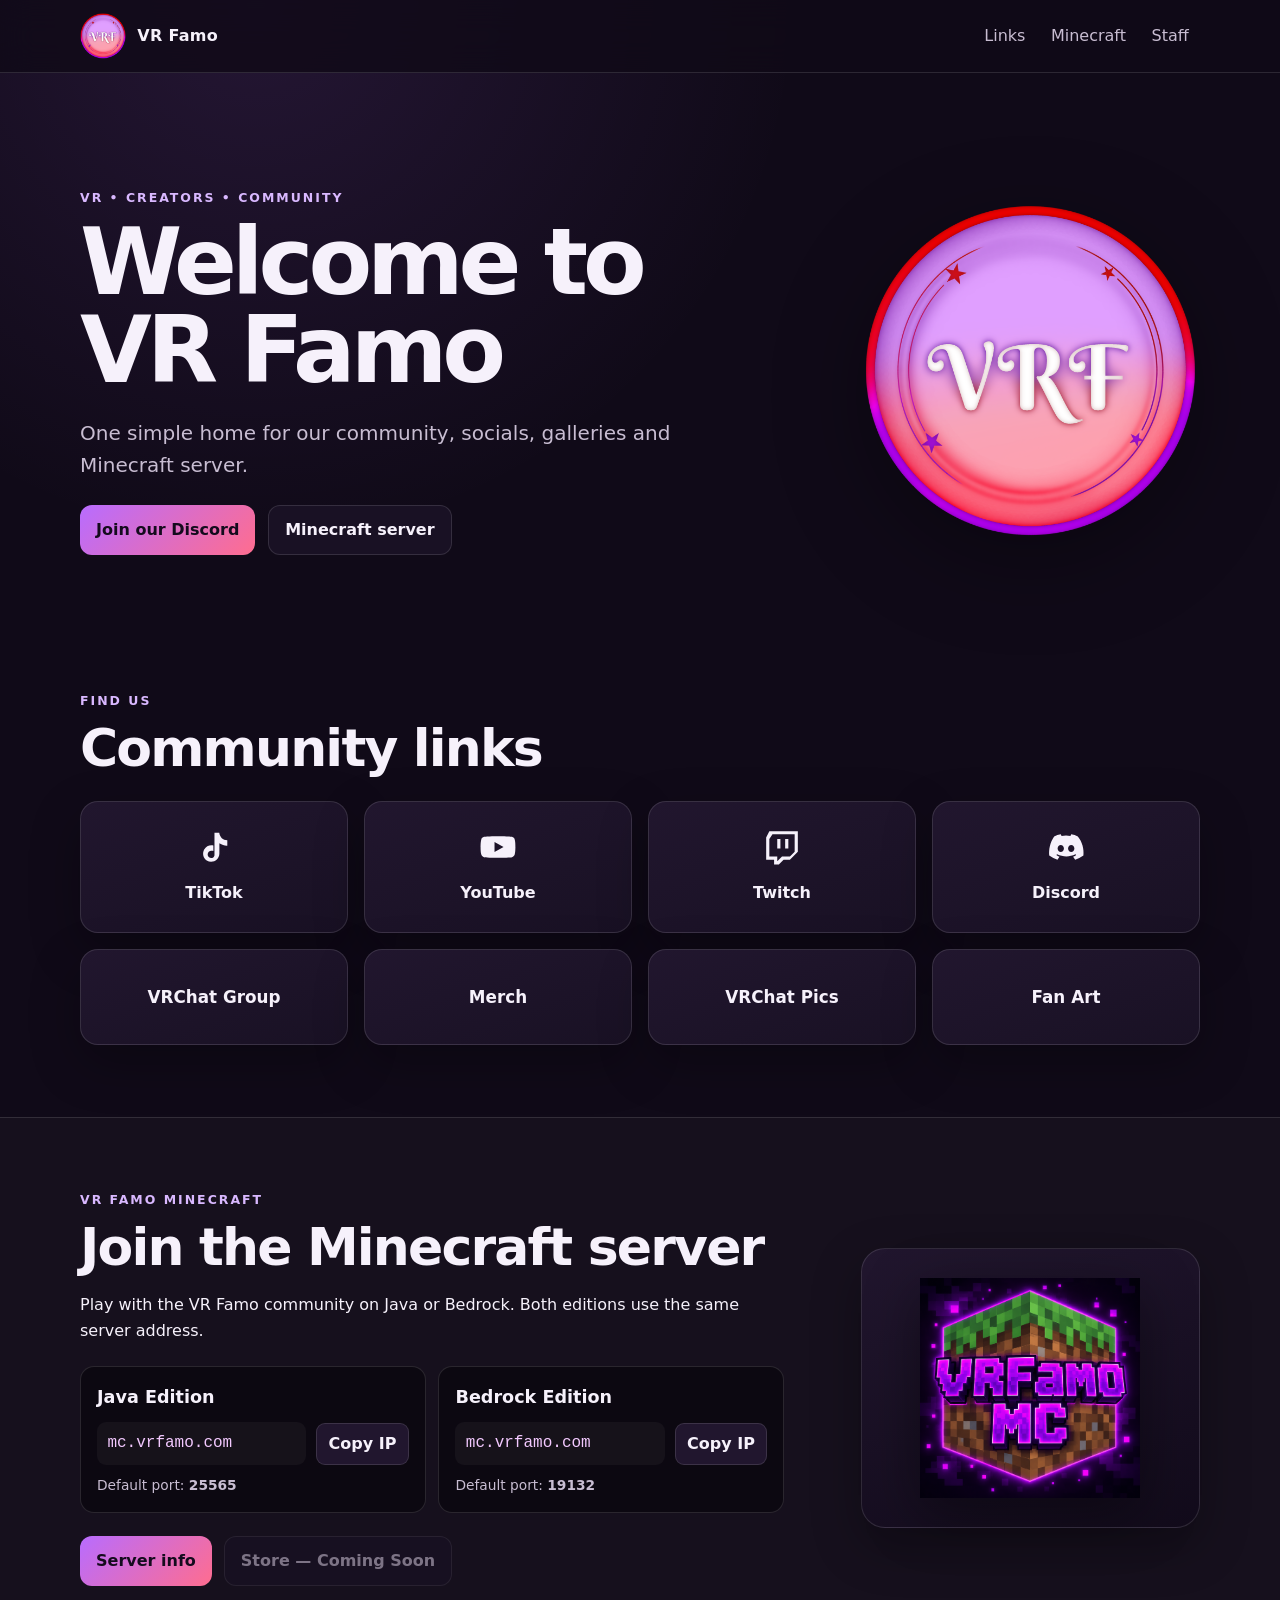
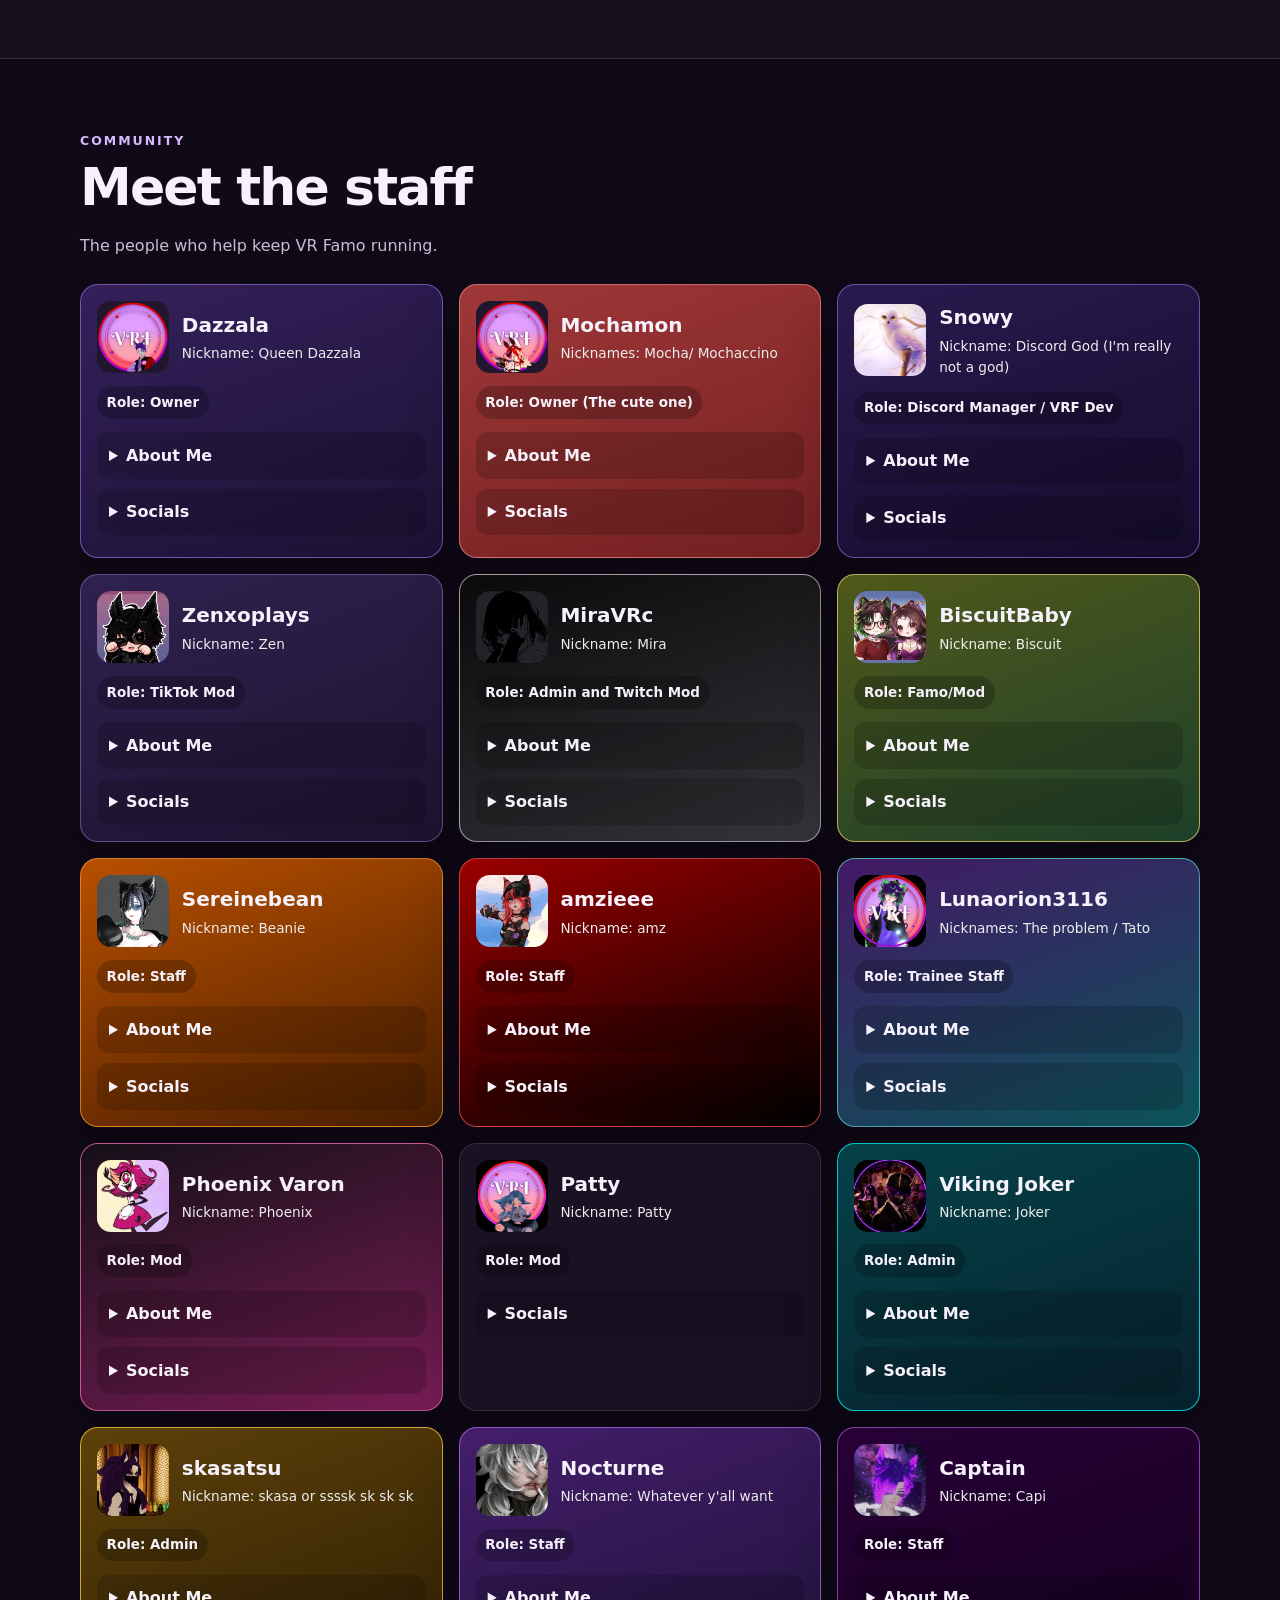
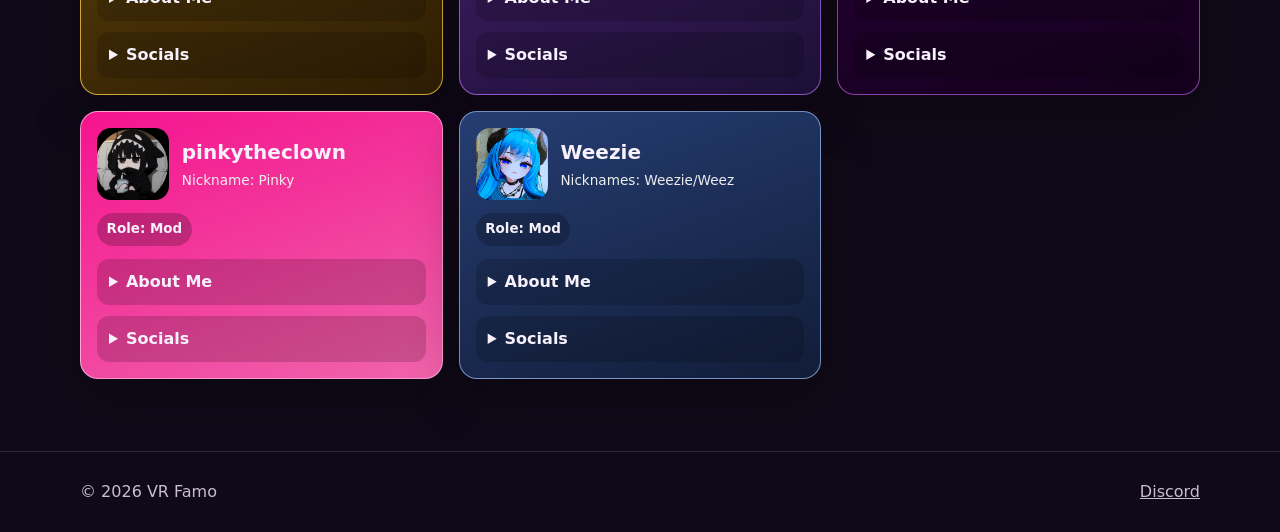
<file: index.html>
<!DOCTYPE html>

<html lang="en">
<head>
<meta charset="utf-8"/>
<meta content="width=device-width, initial-scale=1" name="viewport"/>
<meta content="VR Famo community links, Minecraft server, galleries and staff." name="description"/>
<meta content="#160d24" name="theme-color"/>
<title>VR Famo</title>
<style>

:root {
  color-scheme: dark;
  --bg: #100a18;
  --surface: #191124;
  --surface-2: #21162e;
  --text: #f6f1fb;
  --muted: #c8bdd2;
  --accent: #b86cff;
  --accent-2: #ff6d8f;
  --border: rgba(255,255,255,.12);
  --shadow: 0 18px 50px rgba(0,0,0,.28);
  --radius: 18px;
  --wrap: 1120px;
}
* { box-sizing: border-box; }
html { scroll-behavior: smooth; }
body { margin:0; font-family: Inter, ui-sans-serif, system-ui, -apple-system, BlinkMacSystemFont, "Segoe UI", sans-serif; background: radial-gradient(circle at 20% 0%, rgba(184,108,255,.12), transparent 34rem), var(--bg); color:var(--text); line-height:1.6; }
a { color:inherit; }
img { max-width:100%; height:auto; }
.wrap { width:min(calc(100% - 2rem), var(--wrap)); margin-inline:auto; }
.skip-link { position:absolute; left:-9999px; top:1rem; background:#fff; color:#000; padding:.7rem 1rem; z-index:100; border-radius:.5rem; }
.skip-link:focus { left:1rem; }
.site-header { position:sticky; top:0; z-index:20; backdrop-filter: blur(16px); background:rgba(16,10,24,.82); border-bottom:1px solid var(--border); }
.header-inner { min-height:72px; display:flex; align-items:center; justify-content:space-between; gap:1rem; }
.brand { display:flex; align-items:center; gap:.7rem; text-decoration:none; font-weight:800; letter-spacing:.02em; }
.brand img { width:46px; height:46px; object-fit:contain; border-radius:12px; }
nav { display:flex; flex-wrap:wrap; justify-content:flex-end; gap:.2rem; }
nav a { text-decoration:none; color:var(--muted); padding:.55rem .7rem; border-radius:.65rem; }
nav a:hover, nav a:focus-visible { background:var(--surface-2); color:var(--text); }
.hero { padding:clamp(4rem, 9vw, 8rem) 0 4rem; }
.hero-grid, .minecraft-grid { display:grid; grid-template-columns:minmax(0,1.35fr) minmax(260px,.65fr); gap:clamp(2rem,6vw,5rem); align-items:center; }
.eyebrow { text-transform:uppercase; letter-spacing:.16em; color:#d9b8ff; font-size:.78rem; font-weight:800; margin:0 0 .6rem; }
h1,h2,h3,p { overflow-wrap:anywhere; }
h1 { font-size:clamp(2.6rem,8vw,5.8rem); line-height:.95; letter-spacing:-.055em; margin:.1em 0 .25em; }
h2 { font-size:clamp(2rem,5vw,3.25rem); line-height:1.05; letter-spacing:-.035em; margin:.15em 0 .35em; }
.hero-copy { max-width:52ch; color:var(--muted); font-size:clamp(1.05rem,2.2vw,1.25rem); }
.hero-actions { display:flex; flex-wrap:wrap; gap:.8rem; margin-top:1.5rem; }
.button { display:inline-flex; align-items:center; justify-content:center; min-height:48px; padding:.7rem 1rem; border-radius:12px; text-decoration:none; font-weight:800; border:1px solid var(--border); }
.button.primary { background:linear-gradient(135deg,var(--accent),var(--accent-2)); color:#140b1d; border:0; }
.button.secondary { background:var(--surface); }
.button:hover { transform:translateY(-1px); }
.hero-logo { justify-self:center; width:min(100%,340px); aspect-ratio:1; object-fit:contain; filter:drop-shadow(0 25px 45px rgba(0,0,0,.35)); }
.section { padding:4.5rem 0; }
.alt-section { background:rgba(255,255,255,.025); border-block:1px solid var(--border); }
.section-heading { max-width:680px; margin-bottom:1.6rem; }
.section-heading p:last-child { color:var(--muted); }
.link-grid { display:grid; grid-template-columns:repeat(4,minmax(0,1fr)); gap:1rem; }
.link-card { min-height:138px; display:flex; flex-direction:column; justify-content:flex-end; gap:.35rem; background:linear-gradient(160deg,var(--surface-2),var(--surface)); border:1px solid var(--border); border-radius:var(--radius); padding:1.15rem; text-decoration:none; box-shadow:var(--shadow); }
.link-card strong { font-size:1.15rem; }
.link-card span { color:var(--muted); font-size:.92rem; }
.link-card:hover, .link-card:focus-visible { border-color:rgba(184,108,255,.65); transform:translateY(-2px); }
.server-box { margin:1.4rem 0 .6rem; padding:1rem; background:#0c0811; border:1px solid var(--border); border-radius:14px; }
.server-label { display:block; color:var(--muted); font-size:.8rem; margin-bottom:.2rem; }
.server-box strong { font-family:ui-monospace,SFMono-Regular,Menlo,monospace; }
.edit-note { color:var(--muted); font-size:.88rem; max-width:60ch; }
code { color:#f3c9ff; }
.minecraft-card { min-height:300px; border:1px solid var(--border); border-radius:24px; background:linear-gradient(#456fba 0 48%,#6fa84c 48% 62%,#704927 62%); box-shadow:var(--shadow); display:grid; place-items:center; position:relative; overflow:hidden; }
.minecraft-card p { font-size:2rem; font-weight:900; text-shadow:0 3px 0 rgba(0,0,0,.35); }
.block { position:absolute; width:54px; height:54px; image-rendering:pixelated; border:4px solid rgba(0,0,0,.12); }
.grass { left:10%; bottom:22%; background:#60963d; }
.dirt { left:28%; bottom:12%; background:#805430; }
.stone { right:13%; bottom:25%; background:#7a7a7a; }
.staff-section { width:100%; }
.staff-grid { display:grid; grid-template-columns:repeat(3,minmax(0,1fr)); gap:1rem; }
.staff-card { min-width:0; background:var(--staff-bg, var(--surface)); border:1px solid var(--staff-border,var(--border)); border-radius:var(--radius); padding:1rem; box-shadow:var(--shadow); }
.staff-head { display:grid; grid-template-columns:72px minmax(0,1fr); gap:.8rem; align-items:center; }
.staff-pic { width:72px; height:72px; object-fit:cover; border-radius:14px; background:var(--surface-2); }
.staff-name { margin:0; font-size:1.25rem; }
.staff-nickname { margin:.15rem 0 0; color:#eee; font-size:.85rem; }
.staff-role { display:inline-block; margin:.8rem 0 .2rem; padding:.35rem .6rem; border-radius:999px; background:rgba(0,0,0,.22); font-size:.84rem; font-weight:800; }
details { margin-top:.65rem; background:rgba(0,0,0,.17); border-radius:12px; padding:.65rem .75rem; }
summary { cursor:pointer; font-weight:800; }
.staff-socials { display:flex; flex-wrap:wrap; gap:.45rem; margin-top:.55rem; }
.staff-socials a { text-decoration:none; padding:.35rem .55rem; border:1px solid rgba(255,255,255,.22); border-radius:999px; font-size:.82rem; }
.site-footer { border-top:1px solid var(--border); color:var(--muted); }
.footer-inner { min-height:80px; display:flex; justify-content:space-between; align-items:center; gap:1rem; }
:focus-visible { outline:3px solid #f2b8ff; outline-offset:3px; }
@media (max-width: 900px) { .link-grid { grid-template-columns:repeat(2,minmax(0,1fr)); } .staff-grid { grid-template-columns:repeat(2,minmax(0,1fr)); } }
@media (max-width: 720px) { .header-inner { align-items:flex-start; padding:.7rem 0; flex-direction:column; } nav { width:100%; justify-content:flex-start; overflow-x:auto; padding-bottom:.15rem; } .hero { padding-top:3rem; } .hero-grid,.minecraft-grid { grid-template-columns:1fr; } .hero-logo { width:min(60vw,260px); grid-row:1; } .minecraft-card { min-height:220px; } }
@media (max-width: 560px) { .wrap { width:min(calc(100% - 1.2rem), var(--wrap)); } .section { padding:3.5rem 0; } .link-grid,.staff-grid { grid-template-columns:1fr; } .link-card { min-height:110px; } .hero-actions .button { width:100%; } .staff-head { grid-template-columns:64px minmax(0,1fr); } .staff-pic { width:64px; height:64px; } }
@media (prefers-reduced-motion: reduce) { *,*::before,*::after { scroll-behavior:auto !important; transition:none !important; animation:none !important; } }


/* Review additions: integrated link icons + Minecraft edition cards */
.link-card { justify-content:center; align-items:center; text-align:center; min-height:132px; }
.link-card .brand-icon { width:38px; height:38px; display:block; margin-bottom:.5rem; }
.link-card.logo-card strong { font-size:1rem; }
.link-card.simple-card { min-height:96px; }
.link-card.simple-card strong { font-size:1.05rem; }
.minecraft-logo-wrap { display:grid; place-items:center; min-height:280px; border:1px solid var(--border); border-radius:24px; background:linear-gradient(160deg,var(--surface-2),#120b1b); box-shadow:var(--shadow); padding:1.4rem; }
.minecraft-logo { width:min(100%,420px); max-height:220px; object-fit:contain; filter:drop-shadow(0 16px 28px rgba(0,0,0,.4)); }
.minecraft-logo-fallback { font-size:clamp(2rem,7vw,4rem); font-weight:950; letter-spacing:-.04em; text-transform:uppercase; }
.edition-grid { display:grid; grid-template-columns:repeat(2,minmax(0,1fr)); gap:.8rem; margin:1.4rem 0; }
.edition-card { background:#0c0811; border:1px solid var(--border); border-radius:14px; padding:1rem; min-width:0; }
.edition-card h3 { margin:0 0 .7rem; font-size:1.1rem; }
.server-line { display:grid; grid-template-columns:minmax(0,1fr) auto; gap:.65rem; align-items:center; }
.server-value { min-width:0; font-family:ui-monospace,SFMono-Regular,Menlo,monospace; background:rgba(255,255,255,.04); border-radius:9px; padding:.55rem .65rem; overflow-wrap:anywhere; }
.copy-button { appearance:none; border:1px solid var(--border); background:var(--surface-2); color:var(--text); border-radius:9px; min-height:40px; padding:.45rem .7rem; font:inherit; font-weight:800; cursor:pointer; }
.copy-button:hover { border-color:rgba(184,108,255,.65); }
.port { display:block; color:var(--muted); font-size:.86rem; margin-top:.55rem; }
.minecraft-actions { display:flex; flex-wrap:wrap; gap:.75rem; margin-top:1rem; }
.button.disabled { opacity:.58; cursor:not-allowed; background:var(--surface); color:var(--muted); }
@media (max-width:560px){ .edition-grid{grid-template-columns:1fr;} .server-line{grid-template-columns:1fr;} .copy-button{width:100%;} .minecraft-actions .button{width:100%;} }

  </style>
</head>
<body>
<a class="skip-link" href="#main">Skip to main content</a>
<header class="site-header">
<div class="wrap header-inner">
<a aria-label="VR Famo home" class="brand" href="/">
<img alt="" height="64" src="vrf%20logo.png" width="64"/>
<span>VR Famo</span>
</a>
<nav aria-label="Primary navigation">
<a href="#links">Links</a>
<a href="#minecraft">Minecraft</a>
<a href="#staff">Staff</a>
</nav>
</div>
</header>
<main id="main">
<section class="hero">
<div class="wrap hero-grid">
<div>
<p class="eyebrow">VR • creators • community</p>
<h1>Welcome to VR Famo</h1>
<p class="hero-copy">One simple home for our community, socials, galleries and Minecraft server.</p>
<div class="hero-actions">
<a class="button primary" href="https://vrfamo.com/discord">Join our Discord</a>
<a class="button secondary" href="#minecraft">Minecraft server</a>
</div>
</div>
<img alt="VR Famo logo" class="hero-logo" src="vrf%20logo.png"/>
</div>
</section>
<section class="section" id="links">
<div class="wrap">
<div class="section-heading">
<p class="eyebrow">Find us</p>
<h2>Community links</h2>

</div>
<div class="link-grid">
<a class="link-card logo-card" href="https://www.tiktok.com/@vr.famo" rel="noopener noreferrer" target="_blank"><svg aria-hidden="true" class="brand-icon" viewbox="0 0 24 24"><path d="M15.3 3c.5 2.9 2.2 4.6 5.1 4.8v3.4c-1.7.1-3.2-.4-5-1.5v6.4c0 4.1-4.5 6.6-8 4.4-2.3-1.5-2.9-4.6-1.6-6.9 1.2-2 3.5-3 5.8-2.5v3.5c-.4-.1-.8-.2-1.2-.2-1.3 0-2.4 1-2.4 2.3 0 1.8 2 2.9 3.5 1.9.5-.3.8-.9.8-1.5V3h3z" fill="currentColor"></path></svg><strong>TikTok</strong></a>
<a class="link-card logo-card" href="https://www.youtube.com/@VRFamo" rel="noopener noreferrer" target="_blank"><svg aria-hidden="true" class="brand-icon" viewbox="0 0 24 24"><path d="M23 12s0-3.1-.4-4.6c-.2-.9-.9-1.6-1.8-1.8C19.2 5.2 12 5.2 12 5.2s-7.2 0-8.8.4c-.9.2-1.6.9-1.8 1.8C1 8.9 1 12 1 12s0 3.1.4 4.6c.2.9.9 1.6 1.8 1.8 1.6.4 8.8.4 8.8.4s7.2 0 8.8-.4c.9-.2 1.6-.9 1.8-1.8.4-1.5.4-4.6.4-4.6zM9.8 15.2V8.8L15.5 12l-5.7 3.2z" fill="currentColor"></path></svg><strong>YouTube</strong></a>
<a class="link-card logo-card" href="https://www.twitch.tv/vr_famo" rel="noopener noreferrer" target="_blank"><svg aria-hidden="true" class="brand-icon" viewbox="0 0 24 24"><path d="M4 2h18v13l-5 5h-4l-3 3H7v-3H2V6l2-4zm2 2L4 7v11h5v3l3-3h5l3-3V4H6zm3 3h2v6H9V7zm5 0h2v6h-2V7z" fill="currentColor"></path></svg><strong>Twitch</strong></a>
<a class="link-card logo-card" href="https://vrfamo.com/discord"><svg aria-hidden="true" class="brand-icon" viewbox="0 0 24 24"><path d="M19.5 5.3A17 17 0 0 0 15.3 4l-.5 1a15 15 0 0 0-5.6 0l-.5-1a17 17 0 0 0-4.2 1.3C1.8 9.4 1.1 13.4 1.4 17.4A17 17 0 0 0 6.6 20l1.3-1.8c-.7-.3-1.4-.7-2-1.2l.5-.4c3.8 1.8 7.9 1.8 11.6 0l.5.4c-.6.5-1.3.9-2 1.2l1.3 1.8a17 17 0 0 0 5.2-2.6c.4-4.6-.7-8.5-3.5-12.1zM8.7 15.1c-1.1 0-2-1-2-2.2 0-1.2.9-2.2 2-2.2s2 1 2 2.2c0 1.2-.9 2.2-2 2.2zm6.6 0c-1.1 0-2-1-2-2.2 0-1.2.9-2.2 2-2.2s2 1 2 2.2c0 1.2-.9 2.2-2 2.2z" fill="currentColor"></path></svg><strong>Discord</strong></a>
<a class="link-card simple-card" href="https://vrc.group/VRFAMO.0864" rel="noopener noreferrer" target="_blank"><strong>VRChat Group</strong></a>
<a class="link-card simple-card" href="https://vr-famo-aip-shop.fourthwall.com/en-gbp?utm_source=linktree&amp;utm_medium=referral&amp;utm_campaign=linktree_shop_other_products" rel="noopener noreferrer" target="_blank"><strong>Merch</strong></a>
<a class="link-card simple-card" href="VRChat-Pics/"><strong>VRChat Pics</strong></a>
<a class="link-card simple-card" href="FanArt/"><strong>Fan Art</strong></a>
</div>
</div>
</section>
<section class="section alt-section" id="minecraft">
<div class="wrap minecraft-grid">
<div>
<p class="eyebrow">VR Famo Minecraft</p>
<h2>Join the Minecraft server</h2>
<p>Play with the VR Famo community on Java or Bedrock. Both editions use the same server address.</p>
<div class="edition-grid">
<article class="edition-card">
<h3>Java Edition</h3>
<div class="server-line"><code class="server-value">mc.vrfamo.com</code><button class="copy-button" data-copy="mc.vrfamo.com" type="button">Copy IP</button></div>
<span class="port">Default port: <strong>25565</strong></span>
</article>
<article class="edition-card">
<h3>Bedrock Edition</h3>
<div class="server-line"><code class="server-value">mc.vrfamo.com</code><button class="copy-button" data-copy="mc.vrfamo.com" type="button">Copy IP</button></div>
<span class="port">Default port: <strong>19132</strong></span>
</article>
</div>
<div class="minecraft-actions">
<a class="button primary" href="https://discord.com/channels/1374035225537019984/1539065831810404443" rel="noopener noreferrer" target="_blank">Server info</a>
<span aria-disabled="true" class="button disabled">Store — Coming Soon</span>
</div>
</div>
<div class="minecraft-logo-wrap">
<img alt="Minecraft logo" class="minecraft-logo" onerror="this.hidden=true; this.nextElementSibling.hidden=false;" src="minecraft-logo.png"/>
<span class="minecraft-logo-fallback" hidden="">Minecraft</span>
</div>
</div>
</section>
<section class="section" id="staff">
<div class="wrap">
<section aria-label="Meet the Staff" class="staff-section">
<div class="section-heading"><p class="eyebrow">Community</p><h2>Meet the staff</h2><p>The people who help keep VR Famo running.</p></div>
<div class="staff-grid">
<article class="staff-card" style="--staff-bg: linear-gradient(160deg, rgba(54, 34, 94, 0.95), rgba(30, 19, 55, 0.95)); --staff-border: rgba(182, 133, 255, 0.55);">
<div class="staff-head">
<img alt="Profile picture of Dazzala" class="staff-pic" src="profile%20pics/Dazzala.png"/>
<div>
<h3 class="staff-name">Dazzala</h3>
<p class="staff-nickname">Nickname: Queen Dazzala</p>
</div>
</div>
<div class="staff-role">Role: Owner</div>
<details>
<summary>About Me</summary>
<p>I have pink hair and a purple dress :D</p>
</details>
<details>
<summary>Socials</summary>
<div class="staff-socials"><a href="https://www.twitch.tv/vr_famo" rel="noopener noreferrer" target="_blank">Twitch</a><a href="https://www.youtube.com/@VRFamo" rel="noopener noreferrer" target="_blank">YouTube</a><a href="https://www.tiktok.com/@vr.famo" rel="noopener noreferrer" target="_blank">TikTok</a></div>
</details>
</article>
<article class="staff-card" style="--staff-bg: linear-gradient(160deg, rgba(168, 58, 58, 0.95), rgba(122, 34, 34, 0.95)); --staff-border: rgba(255, 170, 170, 0.55);">
<div class="staff-head">
<img alt="Profile picture of Mochamon" class="staff-pic" src="profile%20pics/Mochamon.png"/>
<div>
<h3 class="staff-name">Mochamon</h3>
<p class="staff-nickname">Nicknames: Mocha/ Mochaccino</p>
</div>
</div>
<div class="staff-role">Role: Owner (The cute one)</div>
<details>
<summary>About Me</summary>
<p>Professional Brain fuzz and gremlin...Oh and i film/edit absolute cinema i guess 😊</p>
</details>
<details>
<summary>Socials</summary>
<div class="staff-socials"><a href="https://www.twitch.tv/" rel="noopener noreferrer" target="_blank">Twitch</a><a href="https://www.youtube.com/" rel="noopener noreferrer" target="_blank">YouTube</a><a href="https://discord.com/" rel="noopener noreferrer" target="_blank">Discord</a></div>
</details>
</article>
<article class="staff-card" style="--staff-bg: linear-gradient(160deg, rgba(44, 27, 82, 0.95), rgba(22, 13, 46, 0.95)); --staff-border: rgba(170, 130, 240, 0.55);">
<div class="staff-head">
<img alt="Profile picture of Snowy" class="staff-pic" src="profile%20pics/Snowy.png"/>
<div>
<h3 class="staff-name">Snowy</h3>
<p class="staff-nickname">Nickname: Discord God (I&#x27;m really not a god)</p>
</div>
</div>
<div class="staff-role">Role: Discord Manager / VRF Dev</div>
<details>
<summary>About Me</summary>
<p>Well? idk, I kinda just made the Discord &amp; manage it.<br/>I host and maintain/manage the MC Server + this website.<br/>I'm basically group tech support.<br/>Also I guess I created the Discord Bots.</p>
</details>
<details>
<summary>Socials</summary>
<div class="staff-socials"><a href="https://www.twitch.tv/snowy708" rel="noopener noreferrer" target="_blank">Twitch</a><a href="https://snowy708.com" rel="noopener noreferrer" target="_blank">Website</a></div>
</details>
</article>
<article class="staff-card" style="--staff-bg: linear-gradient(160deg, rgba(49, 35, 83, 0.95), rgba(30, 21, 50, 0.95)); --staff-border: rgba(150, 120, 200, 0.55);">
<div class="staff-head">
<img alt="Profile picture of Zenxoplays" class="staff-pic" src="profile%20pics/Zenxoplays.png"/>
<div>
<h3 class="staff-name">Zenxoplays</h3>
<p class="staff-nickname">Nickname: Zen</p>
</div>
</div>
<div class="staff-role">Role: TikTok Mod</div>
<details>
<summary>About Me</summary>
<p>I'm a small time streamer Co-stream with my mate we run Static☆dreams,<br/> I like to help out as much as I can :3</p>
</details>
<details>
<summary>Socials</summary>
<div class="staff-socials"><a href="https://www.tiktok.com/@zenxoplays" rel="noopener noreferrer" target="_blank">TikTok</a><a href="https://discord.gg/7FjEFU5PyJ" rel="noopener noreferrer" target="_blank">Discord</a></div>
</details>
</article>
<article class="staff-card" style="--staff-bg: linear-gradient(160deg, rgba(10, 10, 12, 0.98), rgba(55, 55, 60, 0.96)); --staff-border: rgba(245, 245, 245, 0.58);">
<div class="staff-head">
<img alt="Profile picture of MiraVRc" class="staff-pic" src="profile%20pics/MiraVRc.png"/>
<div>
<h3 class="staff-name">MiraVRc</h3>
<p class="staff-nickname">Nickname: Mira</p>
</div>
</div>
<div class="staff-role">Role: Admin and Twitch Mod</div>
<details>
<summary>About Me</summary>
<p>I am a hellhound NOT A FOX and I make content on all social media’s. I also do art and edits.</p>
</details>
<details>
<summary>Socials</summary>
<div class="staff-socials"><a href="https://www.tiktok.com/@miravrc" rel="noopener noreferrer" target="_blank">TikTok</a><a href="https://www.twitch.tv/miravrc" rel="noopener noreferrer" target="_blank">Twitch</a><a href="https://x.com/_Mira_VRc" rel="noopener noreferrer" target="_blank">X</a></div>
</details>
</article>
<article class="staff-card" style="--staff-bg: linear-gradient(160deg, rgba(83, 92, 28, 0.96), rgba(31, 67, 42, 0.96)); --staff-border: rgba(245, 225, 120, 0.68);">
<div class="staff-head">
<img alt="Profile picture of BiscuitBaby" class="staff-pic" src="profile%20pics/BiscuitBaby.png"/>
<div>
<h3 class="staff-name">BiscuitBaby</h3>
<p class="staff-nickname">Nickname: Biscuit</p>
</div>
</div>
<div class="staff-role">Role: Famo/Mod</div>
<details>
<summary>About Me</summary>
<p>My fav colour is pastel yellow, I'm a tomboy and I love music.</p>
</details>
<details>
<summary>Socials</summary>
<div class="staff-socials"><a href="https://www.tiktok.com/@biscuitbaby2.0?_r=1&amp;_t=ZN-99dldGW2q8c" rel="noopener noreferrer" target="_blank">TikTok</a></div>
</details>
</article>
<article class="staff-card" style="--staff-bg: linear-gradient(160deg, #b84f00, #4a1f00); --staff-border: rgba(255, 153, 51, 0.72);">
<div class="staff-head">
<img alt="Profile picture of Sereinebean" class="staff-pic" src="profile%20pics/Sereinebean.png"/>
<div>
<h3 class="staff-name">Sereinebean</h3>
<p class="staff-nickname">Nickname: Beanie</p>
</div>
</div>
<div class="staff-role">Role: Staff</div>
<details>
<summary>About Me</summary>
<p>Music, anime, friends, fun times.</p>
</details>
<details>
<summary>Socials</summary>
<div class="staff-socials"><a href="https://www.tiktok.com/@sereinebean?_r=1&amp;_t=ZT-99eDWMDdsWU" rel="noopener noreferrer" target="_blank">TikTok</a><a href="https://youtube.com/@sereinebean?si=j2ztigpg-b2rowul" rel="noopener noreferrer" target="_blank">YouTube</a><a href="https://www.instagram.com/sereinebean?stkn=OGhxbGYwd2JoMzVo" rel="noopener noreferrer" target="_blank">Instagram</a></div>
</details>
</article>
<article class="staff-card" style="--staff-bg: linear-gradient(160deg, #9a0000, #000000); --staff-border: rgba(255, 90, 90, 0.68);">
<div class="staff-head">
<img alt="Profile picture of amzieee" class="staff-pic" src="profile%20pics/amzieee.png"/>
<div>
<h3 class="staff-name">amzieee</h3>
<p class="staff-nickname">Nickname: amz</p>
</div>
</div>
<div class="staff-role">Role: Staff</div>
<details>
<summary>About Me</summary>
<p>Cinnamoroll and Bring Me The Horizon addict.</p>
</details>
<details>
<summary>Socials</summary>
<div class="staff-socials"><a href="https://www.tiktok.com/@amzieeevr" rel="noopener noreferrer" target="_blank">TikTok</a><a href="https://www.twitch.tv/amzieeevr" rel="noopener noreferrer" target="_blank">Twitch</a><a href="https://www.youtube.com/@amzieeevr" rel="noopener noreferrer" target="_blank">YouTube</a></div>
</details>
</article>
<article class="staff-card" style="--staff-bg: linear-gradient(160deg, rgba(69, 26, 105, 0.96), rgba(12, 87, 92, 0.96)); --staff-border: rgba(94, 230, 221, 0.65);">
<div class="staff-head">
<img alt="Profile picture of Lunaorion3116" class="staff-pic" src="profile%20pics/Lunaorion3116.png"/>
<div>
<h3 class="staff-name">Lunaorion3116</h3>
<p class="staff-nickname">Nicknames: The problem / Tato</p>
</div>
</div>
<div class="staff-role">Role: Trainee Staff</div>
<details>
<summary>About Me</summary>
<p>With the power of turtles I spread kindness and spooky glitter wherever I can. I'll always remind people to always stay uniquely you.</p>
</details>
<details>
<summary>Socials</summary>
<div class="staff-socials"><a href="https://www.tiktok.com/@lunaorion3116.vrc?_r=1&amp;_t=ZT-99e72csblBm" rel="noopener noreferrer" target="_blank">TikTok</a></div>
</details>
</article>
<article class="staff-card" style="--staff-bg: linear-gradient(160deg, rgba(21, 16, 24, 0.98), rgba(126, 30, 89, 0.96)); --staff-border: rgba(255, 112, 190, 0.68);">
<div class="staff-head">
<img alt="Profile picture of Phoenix Varon" class="staff-pic" src="profile%20pics/Phoenix%20Varon.png"/>
<div>
<h3 class="staff-name">Phoenix Varon</h3>
<p class="staff-nickname">Nickname: Phoenix</p>
</div>
</div>
<div class="staff-role">Role: Mod</div>
<details>
<summary>About Me</summary>
<p>Married to Patty Varon, navy wife.</p>
</details>
<details>
<summary>Socials</summary>
<div class="staff-socials"><a href="https://www.tiktok.com/@phoenix_varon?_r=1&amp;_t=ZT-99dzHN17az0" rel="noopener noreferrer" target="_blank">TikTok</a><a href="https://vrchat.com/home/user/usr_99886d3c-71e9-41c9-b499-703a8160d7e5" rel="noopener noreferrer" target="_blank">VRChat</a></div>
</details>
</article>
<article class="staff-card">
<div class="staff-head">
<img alt="Profile picture of Patty" class="staff-pic" src="profile%20pics/Patty.png"/>
<div>
<h3 class="staff-name">Patty</h3>
<p class="staff-nickname">Nickname: Patty</p>
</div>
</div>
<div class="staff-role">Role: Mod</div>

<details>
<summary>Socials</summary>
<div class="staff-socials"><a href="https://youtube.com/@patty_varon?si=vw0oeOZf5rPvOhFh" rel="noopener noreferrer" target="_blank">YouTube</a><a href="https://www.twitch.tv/pattyrick125" rel="noopener noreferrer" target="_blank">Twitch</a></div>
</details>
</article>
<article class="staff-card" style="--staff-bg: linear-gradient(160deg, rgba(6, 67, 74, 0.97), rgba(7, 35, 48, 0.97)); --staff-border: rgba(0, 255, 255, 0.72);">
<div class="staff-head">
<img alt="Profile picture of Viking Joker" class="staff-pic" src="profile%20pics/Viking%20Joker.png"/>
<div>
<h3 class="staff-name">Viking Joker</h3>
<p class="staff-nickname">Nickname: Joker</p>
</div>
</div>
<div class="staff-role">Role: Admin</div>
<details>
<summary>About Me</summary>
<p>I am married, I enjoy music, I help keep the community safe and I love Lasagna.</p>
</details>
<details>
<summary>Socials</summary>
<div class="staff-socials"><a href="https://www.tiktok.com/@vikingjoker.ragnar" rel="noopener noreferrer" target="_blank">TikTok</a></div>
</details>
</article>
<article class="staff-card" style="--staff-bg: linear-gradient(160deg, rgba(96, 67, 10, 0.97), rgba(48, 31, 4, 0.97)); --staff-border: rgba(255, 208, 64, 0.76);">
<div class="staff-head">
<img alt="Profile picture of skasatsu" class="staff-pic" src="profile%20pics/skasatsu.png"/>
<div>
<h3 class="staff-name">skasatsu</h3>
<p class="staff-nickname">Nickname: skasa or ssssk sk sk sk</p>
</div>
</div>
<div class="staff-role">Role: Admin</div>
<details>
<summary>About Me</summary>
<p>I’m skasa, your local glitchwork jester who loves animals. I’m married, and I’m here to keep the community safe as well as spread positivity and remind everyone: You’re amazing and I hope you have a wonderful day.</p>
</details>
<details>
<summary>Socials</summary>
<div class="staff-socials"><a href="https://www.tiktok.com/@skasatsu?_r=1&amp;_t=ZN-99eHaE19Ufe" rel="noopener noreferrer" target="_blank">TikTok</a></div>
</details>
</article>
<article class="staff-card" style="--staff-bg: linear-gradient(160deg, rgba(71, 31, 112, 0.96), rgba(31, 18, 58, 0.97)); --staff-border: rgba(187, 118, 255, 0.68);">
<div class="staff-head">
<img alt="Profile picture of Nocturne" class="staff-pic" src="profile%20pics/Nocturne.png"/>
<div>
<h3 class="staff-name">Nocturne</h3>
<p class="staff-nickname">Nickname: Whatever y&#x27;all want</p>
</div>
</div>
<div class="staff-role">Role: Staff</div>
<details>
<summary>About Me</summary>
<p>Technology, coding/programming, gaming, music, learning about new software/hardware, and meeting new people.</p>
</details>
<details>
<summary>Socials</summary>
<div class="staff-socials"><a href="https://www.tiktok.com/@nocturne.vrc" rel="noopener noreferrer" target="_blank">TikTok</a></div>
</details>
</article>
<article class="staff-card" style="--staff-bg: linear-gradient(160deg, #280137, #14001d); --staff-border: rgba(211, 107, 255, 0.58);">
<div class="staff-head">
<img alt="Profile picture of Captain" class="staff-pic" src="profile%20pics/Captain.png"/>
<div>
<h3 class="staff-name">Captain</h3>
<p class="staff-nickname">Nickname: Capi</p>
</div>
</div>
<div class="staff-role">Role: Staff</div>
<details>
<summary>About Me</summary>
<p>I just work here.</p>
</details>
<details>
<summary>Socials</summary>
<div class="staff-socials"><a href="https://www.tiktok.com/@true_captain?is_from_webapp=1&amp;sender_device=pc" rel="noopener noreferrer" target="_blank">TikTok</a></div>
</details>
</article>
<article class="staff-card" style="--staff-bg: linear-gradient(160deg, rgba(255, 20, 147, 0.96), rgba(255, 105, 180, 0.94)); --staff-border: rgba(255, 200, 235, 0.7);">
<div class="staff-head">
<img alt="Profile picture of pinkytheclown" class="staff-pic" src="profile%20pics/pinkytheclown.png"/>
<div>
<h3 class="staff-name">pinkytheclown</h3>
<p class="staff-nickname">Nickname: Pinky</p>
</div>
</div>
<div class="staff-role">Role: Mod</div>
<details>
<summary>About Me</summary>
<p>your local canadian clown creator</p>
</details>
<details>
<summary>Socials</summary>
<div class="staff-socials"><a href="https://www.tiktok.com/@thatvrgirl22?_r=1&amp;_t=ZS-97gAU3hDMPw" rel="noopener noreferrer" target="_blank">TikTok</a></div>
</details>
</article>
<article class="staff-card" style="--staff-bg: linear-gradient(160deg, rgba(40, 65, 120, 0.95), rgba(18, 30, 58, 0.95)); --staff-border: rgba(170, 205, 255, 0.62);">
<div class="staff-head">
<img alt="Profile picture of Weezie" class="staff-pic" src="profile%20pics/Weezie.png"/>
<div>
<h3 class="staff-name">Weezie</h3>
<p class="staff-nickname">Nicknames: Weezie/Weez</p>
</div>
</div>
<div class="staff-role">Role: Mod</div>
<details>
<summary>About Me</summary>
<p>Hi I'm Weezie I'm Scottish, full of chaos and is always down for good vibes and laughs! (Positive vibes only!) ~ I also do content creation!</p>
</details>
<details>
<summary>Socials</summary>
<div class="staff-socials"><a href="https://weezie0217s.carrd.co/" rel="noopener noreferrer" target="_blank">Carrd</a></div>
</details>
</article>

<!--
STAFF CARD TEMPLATE — duplicate this block and replace the placeholders.
The profile picture filename should match the Name, e.g. "Example Name.png".

<article class="staff-card">
  <div class="staff-head">
    <img class="staff-pic" src="profile%20pics/Example%20Name.png" alt="Profile picture of Example Name">
    <div>
      <h3 class="staff-name">Example Name</h3>
      <p class="staff-nickname">Nickname: Example</p>
    </div>
  </div>
  <div class="staff-role">Role: Staff</div>
  <details>
    <summary>About Me</summary>
    <p>Short introduction goes here.</p>
  </details>
  <details>
    <summary>Socials</summary>
    <div class="staff-socials">
      <a href="https://example.com" target="_blank" rel="noopener noreferrer">Social</a>
    </div>
  </details>
</article>
END STAFF CARD TEMPLATE
-->
</div>
</section>
</div>
</section>
</main>
<footer class="site-footer">
<div class="wrap footer-inner">
<p>© <span id="year"></span> VR Famo</p>
<a href="https://vrfamo.com/discord">Discord</a>
</div>
</footer>
<script>
    document.getElementById('year').textContent = new Date().getFullYear();
    document.querySelectorAll('[data-copy]').forEach((button) => {
      button.addEventListener('click', async () => {
        const value = button.dataset.copy;
        try {
          await navigator.clipboard.writeText(value);
          const old = button.textContent;
          button.textContent = 'Copied!';
          setTimeout(() => button.textContent = old, 1400);
        } catch {
          window.prompt('Copy the server address:', value);
        }
      });
    });
</script>
</body>
</html>
</file>
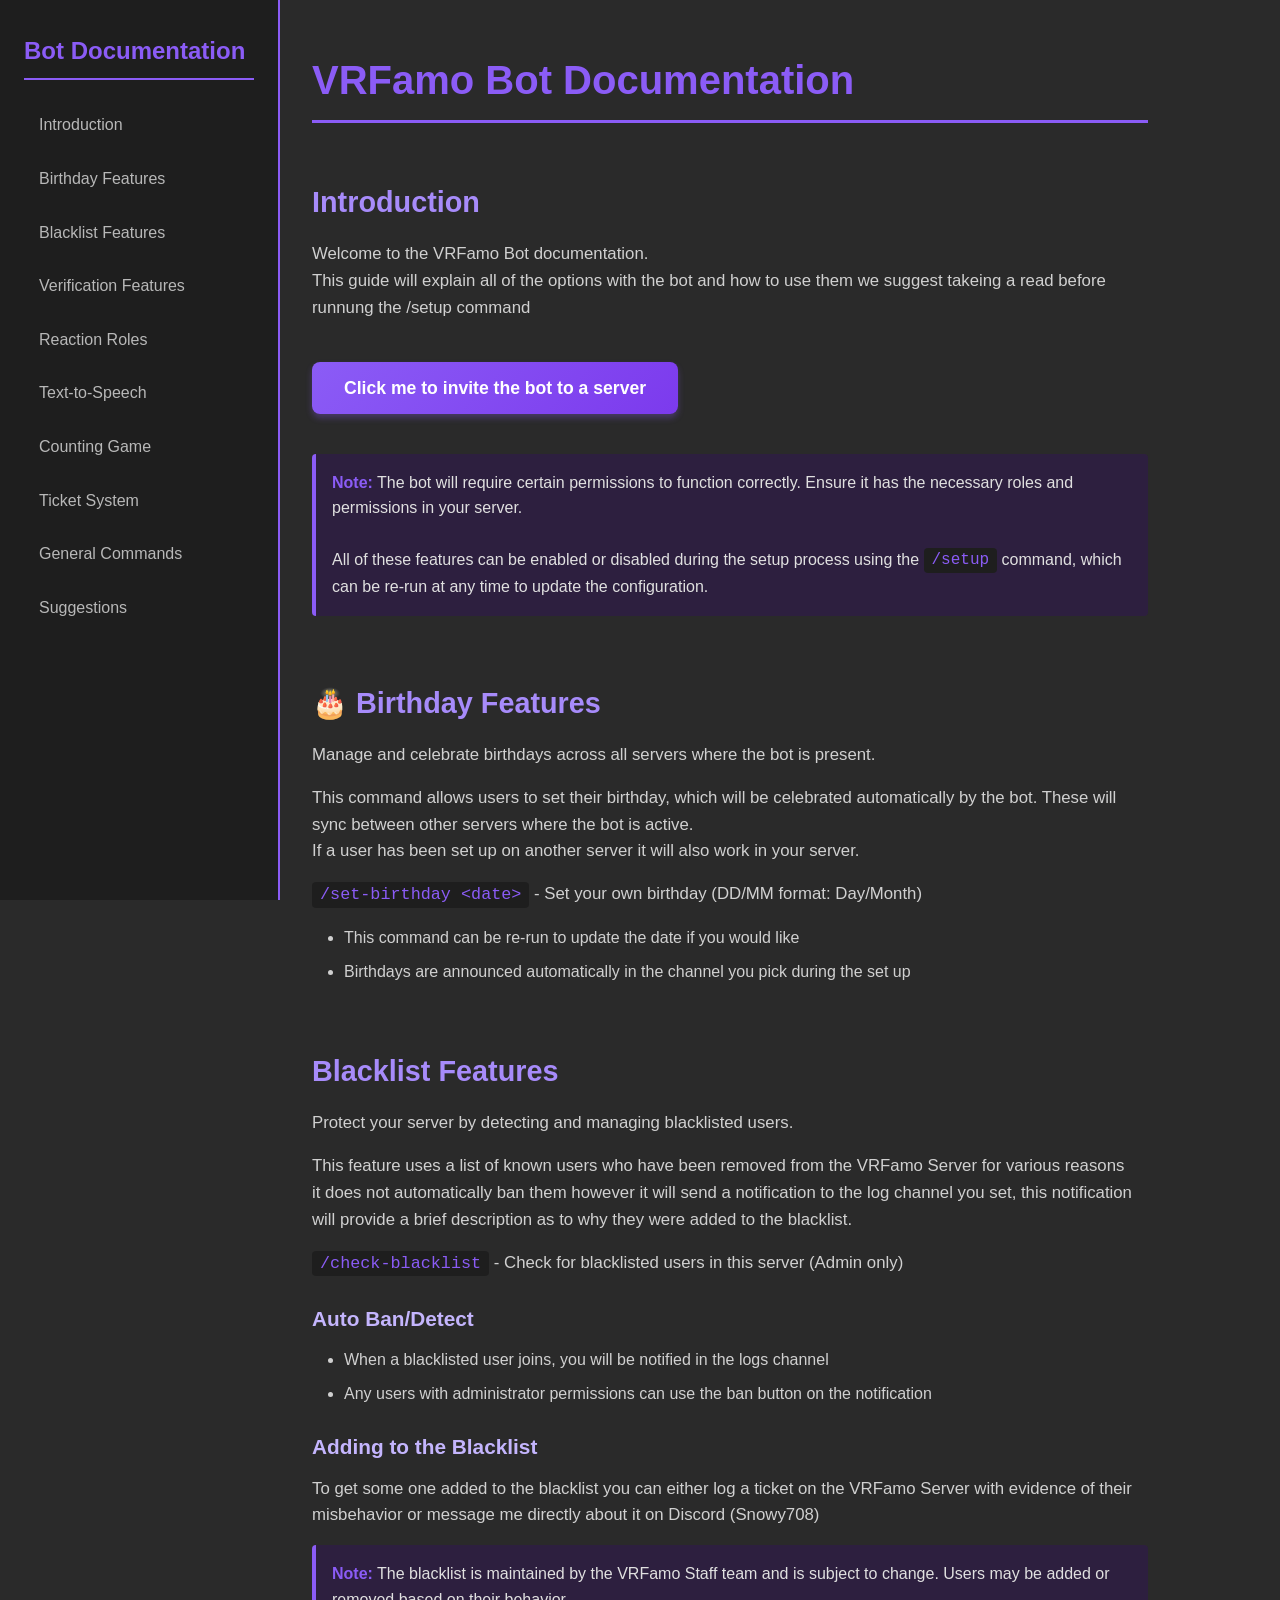
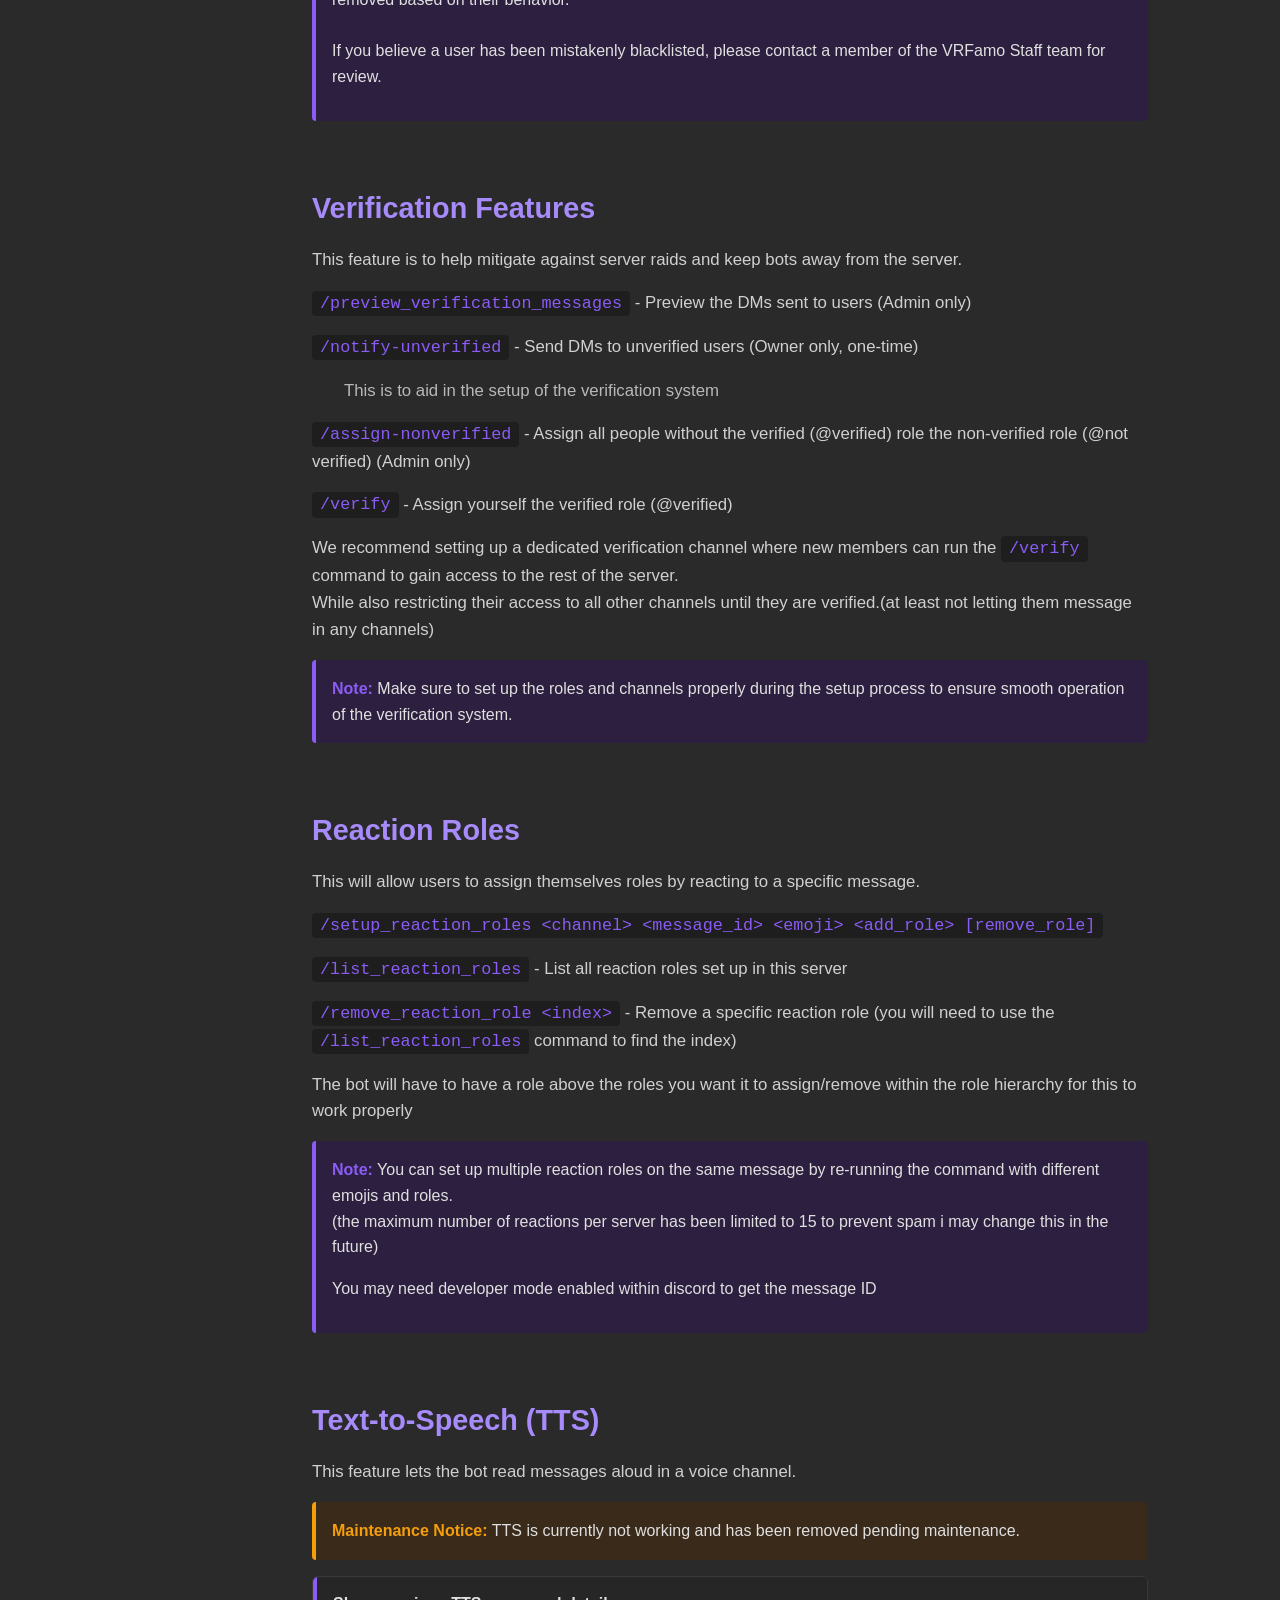
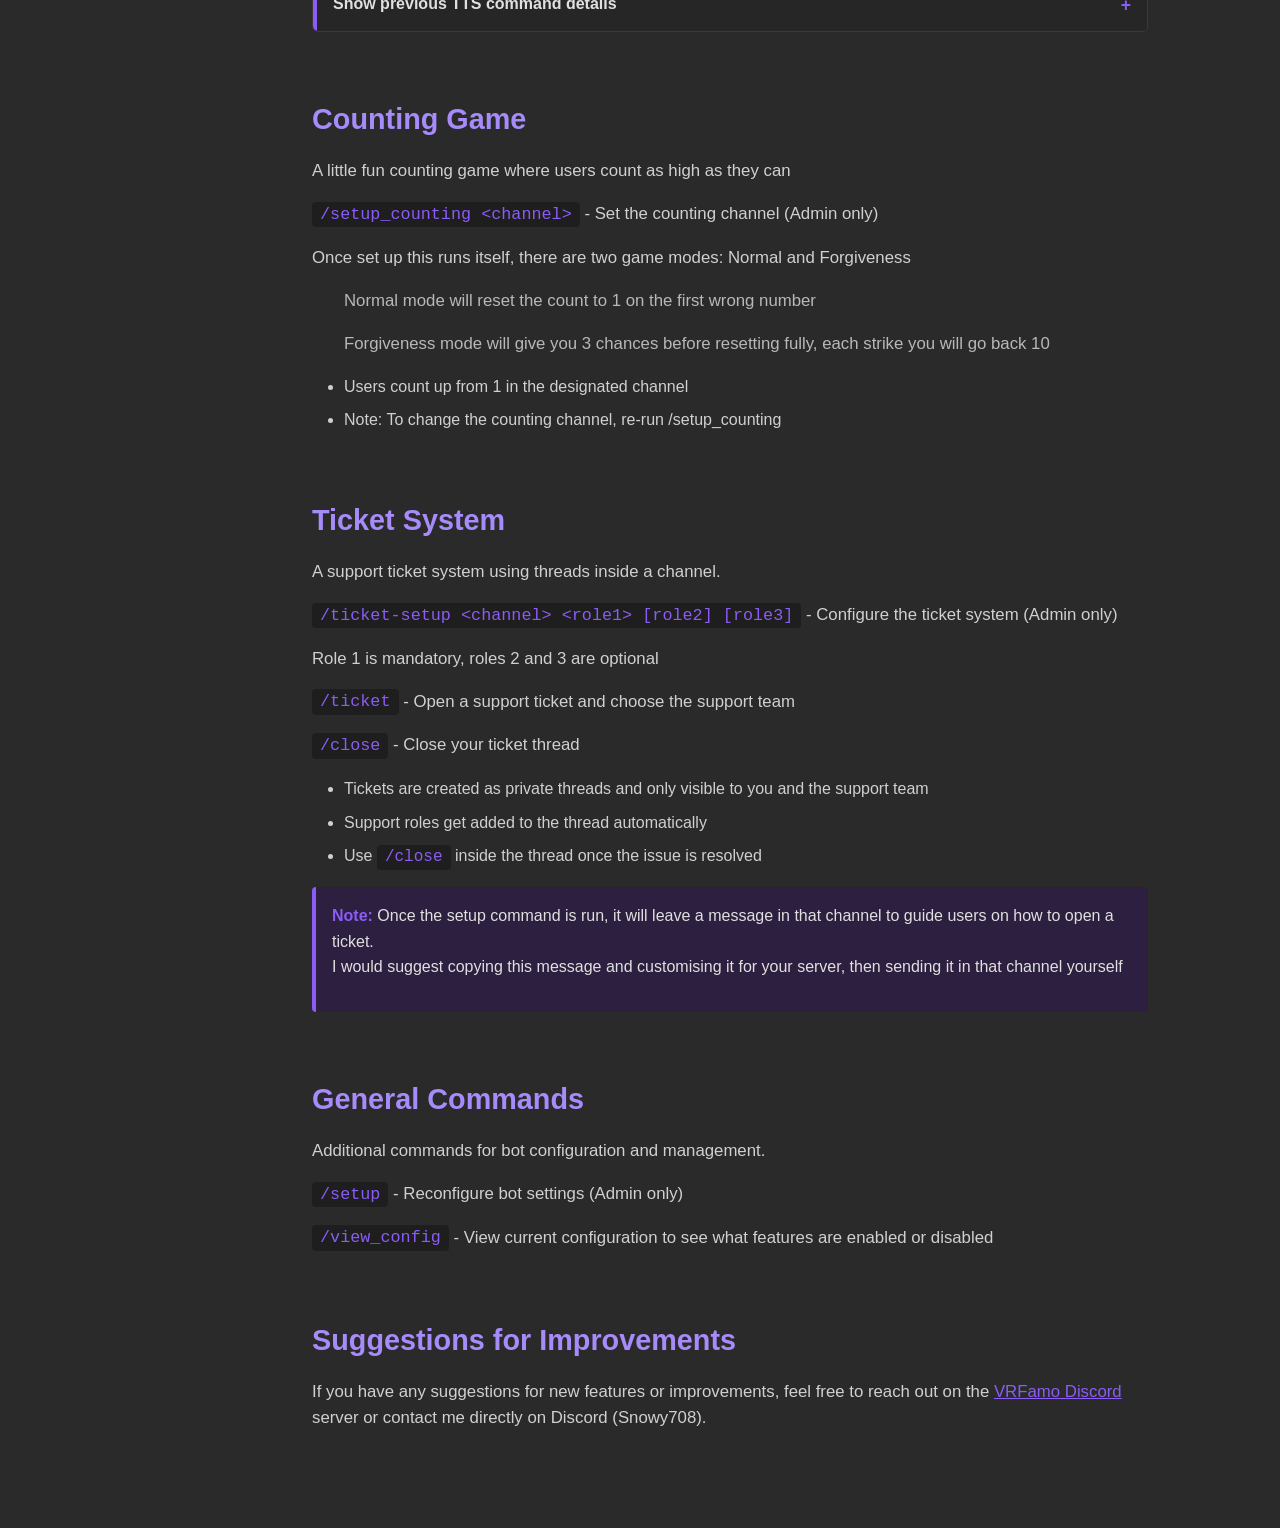
<file: Discord-Bot/index.html>
<!DOCTYPE html>
<html lang="en">
<head>
    <meta charset="UTF-8">
    <meta name="viewport" content="width=device-width, initial-scale=1.0">
    <title>Discord Bot Documentation</title>
    <style>
        * {
            margin: 0;
            padding: 0;
            box-sizing: border-box;
        }

        body {
            font-family: 'Segoe UI', Tahoma, Geneva, Verdana, sans-serif;
            background-color: #2a2a2a;
            color: #e0e0e0;
            line-height: 1.6;
        }

        .container {
            display: flex;
            min-height: 100vh;
        }

        /* Sidebar Navigation */
        .sidebar {
            width: 280px;
            background-color: #1e1e1e;
            padding: 2rem 1.5rem;
            position: fixed;
            height: 100vh;
            overflow-y: auto;
            border-right: 2px solid #8b5cf6;
            transition: transform 0.3s ease;
        }

        .sidebar h2 {
            color: #8b5cf6;
            margin-bottom: 1.5rem;
            font-size: 1.5rem;
            border-bottom: 2px solid #8b5cf6;
            padding-bottom: 0.5rem;
        }

        .sidebar nav ul {
            list-style: none;
        }

        .sidebar nav ul li {
            margin-bottom: 0.75rem;
        }

        .sidebar nav ul li a {
            color: #b8b8b8;
            text-decoration: none;
            display: block;
            padding: 0.5rem 0.75rem;
            border-radius: 6px;
            transition: all 0.3s ease;
            border-left: 3px solid transparent;
        }

        .sidebar nav ul li a:hover {
            background-color: #2a2a2a;
            color: #8b5cf6;
            border-left-color: #8b5cf6;
            padding-left: 1rem;
        }

        .sidebar nav ul li a.active {
            background-color: #2a2a2a;
            color: #8b5cf6;
            border-left-color: #8b5cf6;
            font-weight: 600;
        }

        /* Mobile Menu Toggle */
        .menu-toggle {
            display: none;
            position: fixed;
            top: 1rem;
            left: 1rem;
            z-index: 1000;
            background-color: #8b5cf6;
            color: white;
            border: none;
            padding: 0.75rem 1rem;
            border-radius: 6px;
            cursor: pointer;
            font-size: 1rem;
            box-shadow: 0 4px 6px rgba(0, 0, 0, 0.3);
        }

        .menu-toggle:hover {
            background-color: #7c3aed;
        }

        /* Main Content */
        .main-content {
            flex: 1;
            margin-left: 280px;
            padding: 3rem 2rem;
            max-width: 900px;
        }

        .main-content h1 {
            color: #8b5cf6;
            font-size: 2.5rem;
            margin-bottom: 1rem;
            border-bottom: 3px solid #8b5cf6;
            padding-bottom: 0.5rem;
        }

        .main-content h2 {
            color: #a78bfa;
            font-size: 1.8rem;
            margin-top: 2.5rem;
            margin-bottom: 1rem;
            padding-top: 1rem;
        }

        .main-content h3 {
            color: #c4b5fd;
            font-size: 1.3rem;
            margin-top: 1.5rem;
            margin-bottom: 0.75rem;
        }

        .main-content section {
            margin-bottom: 3rem;
            scroll-margin-top: 2rem;
        }

        .main-content p {
            margin-bottom: 1rem;
            font-size: 1.05rem;
            color: #d0d0d0;
        }

        .main-content code {
            background-color: #1e1e1e;
            color: #8b5cf6;
            padding: 0.2rem 0.5rem;
            border-radius: 4px;
            font-family: 'Courier New', monospace;
        }

        .main-content pre {
            background-color: #1e1e1e;
            padding: 1rem;
            border-radius: 6px;
            overflow-x: auto;
            border-left: 4px solid #8b5cf6;
            margin: 1rem 0;
        }

        .main-content ul, .main-content ol {
            margin-left: 2rem;
            margin-bottom: 1rem;
        }

        .main-content li {
            margin-bottom: 0.5rem;
            color: #d0d0d0;
        }

        .note {
            background-color: #2d1f3f;
            border-left: 4px solid #8b5cf6;
            padding: 1rem;
            margin: 1rem 0;
            border-radius: 4px;
        }

        .note strong {
            color: #8b5cf6;
        }

        .warning {
            background-color: #3a2a1a;
            border-left: 4px solid #f59e0b;
            padding: 1rem;
            margin: 1rem 0;
            border-radius: 4px;
        }

        .warning strong {
            color: #f59e0b;
        }

        .collapsible {
            margin-top: 1rem;
            border: 1px solid #3a3a3a;
            border-radius: 6px;
            background-color: #1f1f1f;
            overflow: hidden;
        }

        .collapsible summary {
            cursor: pointer;
            padding: 0.9rem 1rem;
            color: #e0e0e0;
            font-weight: 600;
            list-style: none;
            background-color: #262626;
            border-left: 4px solid #8b5cf6;
        }

        .collapsible summary::-webkit-details-marker {
            display: none;
        }

        .collapsible summary::after {
            content: "+";
            float: right;
            color: #8b5cf6;
            font-size: 1.1rem;
        }

        .collapsible[open] summary::after {
            content: "-";
        }

        .collapsible-content {
            padding: 1rem;
        }

        .invite-button {
            display: inline-block;
            background: linear-gradient(135deg, #8b5cf6, #7c3aed);
            color: #ffffff;
            padding: 0.75rem 2rem;
            border-radius: 8px;
            text-decoration: none;
            font-weight: 600;
            font-size: 1.1rem;
            margin: 1.5rem 0;
            transition: all 0.3s ease;
            box-shadow: 0 4px 6px rgba(139, 92, 246, 0.3);
        }

        .invite-button:hover {
            background: linear-gradient(135deg, #7c3aed, #6d28d9);
            transform: translateY(-2px);
            box-shadow: 0 6px 12px rgba(139, 92, 246, 0.4);
        }

        /* Mobile Responsive */
        @media (max-width: 768px) {
            .sidebar {
                transform: translateX(-100%);
                z-index: 999;
                width: 250px;
            }

            .sidebar.active {
                transform: translateX(0);
            }

            .menu-toggle {
                display: block;
            }

            .main-content {
                margin-left: 0;
                padding: 4rem 1.5rem 2rem;
            }

            .main-content h1 {
                font-size: 2rem;
            }

            .main-content h2 {
                font-size: 1.5rem;
            }
        }

        @media (max-width: 480px) {
            .main-content {
                padding: 4rem 1rem 1rem;
            }

            .main-content h1 {
                font-size: 1.75rem;
            }

            .main-content h2 {
                font-size: 1.3rem;
            }

            .sidebar {
                width: 220px;
            }
        }

        /* Scrollbar Styling */
        ::-webkit-scrollbar {
            width: 10px;
        }

        ::-webkit-scrollbar-track {
            background: #1e1e1e;
        }

        ::-webkit-scrollbar-thumb {
            background: #8b5cf6;
            border-radius: 5px;
        }

        ::-webkit-scrollbar-thumb:hover {
            background: #7c3aed;
        }
    </style>
</head>
<body>
    <button class="menu-toggle" onclick="toggleMenu()">☰ Menu</button>

    <div class="container">
        <!-- Sidebar Navigation -->
        <aside class="sidebar" id="sidebar">
            <h2>Bot Documentation</h2>
            <nav>
                <ul>
                    <li><a href="#introduction" class="active">Introduction</a></li>
                    <li><a href="#birthday">Birthday Features</a></li>
                    <li><a href="#blacklist">Blacklist Features</a></li>
                    <li><a href="#verification">Verification Features</a></li>
                    <li><a href="#reaction-roles">Reaction Roles</a></li>
                    <li><a href="#tts">Text-to-Speech</a></li>
                    <li><a href="#counting">Counting Game</a></li>
                    <li><a href="#tickets">Ticket System</a></li>
                    <li><a href="#general">General Commands</a></li>
                    <li><a href="#suggestions">Suggestions</a></li>
                </ul>
            </nav>
        </aside>

        <!-- Main Content -->
        <main class="main-content">
            <h1>VRFamo Bot Documentation</h1>

            <section id="introduction">
                <h2>Introduction</h2>
                <p>Welcome to the VRFamo Bot documentation.<br>This guide will explain all of the options with the bot and how to use them we suggest takeing a read before runnung the /setup command</P>
                
                <a href="https://discord.com/oauth2/authorize?client_id=1392127602768216134&permissions=395408698452&integration_type=0&scope=bot" class="invite-button" target="_blank">Click me to invite the bot to a server</a>
                
                <div class="note">
                    <strong>Note:</strong> The bot will require certain permissions to function correctly. Ensure it has the necessary roles and permissions in your server.<br><br> All of these features can be enabled or disabled during the setup process using the <code>/setup</code> command, which can be re-run at any time to update the configuration.
                </div>
            </section>

            <section id="birthday">
                <h2>🎂 Birthday Features</h2>
                <p>Manage and celebrate birthdays across all servers where the bot is present.</p>
                <p>This command allows users to set their birthday, which will be celebrated automatically by the bot. These will sync between other servers where the bot is active.<br>If a user has been set up on another server it will also work in your server.</p>
                <p><code>/set-birthday &lt;date&gt;</code> - Set your own birthday (DD/MM format: Day/Month)</p>
                
                <ul>
                    <li>This command can be re-run to update the date if you would like</li>
                    <li>Birthdays are announced automatically in the channel you pick during the set up</li>
                </ul>
            </section>

            <section id="blacklist">
                <h2>Blacklist Features</h2>
                <p>Protect your server by detecting and managing blacklisted users.</p>

                <P> This feature uses a list of known users who have been removed from the VRFamo Server for various reasons<br> it does not automatically ban them however it will send a notification to the log channel you set, this notification will provide a brief description as to why they were added to the blacklist.
                <p><code>/check-blacklist</code> - Check for blacklisted users in this server (Admin only)</p>
                
                <h3>Auto Ban/Detect</h3>
                <ul>
                    <li>When a blacklisted user joins, you will be notified in the logs channel</li>
                    <li>Any users with administrator permissions can use the ban button on the notification</li>
                </ul>
                <h3>Adding to the Blacklist</h3>
                <p>To get some one added to the blacklist you can either log a ticket on the VRFamo Server with evidence of their misbehavior or message me directly about it on Discord (Snowy708)
                <div class="note">
                    <strong>Note:</strong> The blacklist is maintained by the VRFamo Staff team and is subject to change. Users may be added or removed based on their behavior. <br><br> If you believe a user has been mistakenly blacklisted, please contact a member of the VRFamo Staff team for review.</p>
            </section>

            <section id="verification">
                <h2>Verification Features</h2>
                <p>This feature is to help mitigate against server raids and keep bots away from the server.</p>
                
                <p><code>/preview_verification_messages</code> - Preview the DMs sent to users (Admin only)</p>
                
                <p><code>/notify-unverified</code> - Send DMs to unverified users (Owner only, one-time)</p>
                <p style="margin-left: 2rem; color: #b8b8b8;">This is to aid in the setup of the verification system</p>
                
                <p><code>/assign-nonverified</code> - Assign all people without the verified (@verified) role the non-verified role (@not verified) (Admin only)</p>

                <p><code>/verify</code> - Assign yourself the verified role (@verified)</p>
                
                <p>We recommend setting up a dedicated verification channel where new members can run the <code>/verify</code> command to gain access to the rest of the server.<br>While also restricting their access to all other channels until they are verified.(at least not letting them message in any channels)</p>
                <div class="note">
                    <strong>Note:</strong> Make sure to set up the roles and channels properly during the setup process to ensure smooth operation of the verification system.
            </section>

            <section id="reaction-roles">
                <h2>Reaction Roles</h2>
                <p>This will allow users to assign themselves roles by reacting to a specific message.</p>
                
                <p><code>/setup_reaction_roles &lt;channel&gt; &lt;message_id&gt; &lt;emoji&gt; &lt;add_role&gt; [remove_role]</code></p>
                <p><code>/list_reaction_roles</code> - List all reaction roles set up in this server</p>
                <p><code>/remove_reaction_role &lt;index&gt;</code> - Remove a specific reaction role (you will need to use the <code>/list_reaction_roles</code> command to find the index)</p>

                <p>The bot will have to have a role above the roles you want it to assign/remove within the role hierarchy for this to work properly</p>

                <div class="note">
                    <strong>Note:</strong> You can set up multiple reaction roles on the same message by re-running the command with different emojis and roles.<br>(the maximum number of reactions per server has been limited to 15 to prevent spam i may change this in the future)</p>
                    <strong></strong>You may need developer mode enabled within discord to get the message ID</p>
            </section>

            <section id="tts">
                <h2>Text-to-Speech (TTS)</h2>
                <p>This feature lets the bot read messages aloud in a voice channel.</p>
                <div class="warning">
                    <strong>Maintenance Notice:</strong> TTS is currently not working and has been removed pending maintenance.
                </div>

                <details class="collapsible">
                    <summary>Show previous TTS command details</summary>
                    <div class="collapsible-content">
                        <p><code>/join-tts</code> - Join your voice channel and start reading messages from the current text channel</p>
                        <p><code>/leave-tts</code> - Leave the voice channel and stop text-to-speech</p>
                        <p><code>/tts-voice &lt;voice&gt;</code> - Change the voice style (10 different options)</p>

                        <ul>
                            <li>TTS only reads messages in the text channel where you ran <code>/join-tts</code></li>
                            <li>Messages with attachments or links are skipped</li>
                            <li>There is a word filter to prevent inappropriate content being read aloud</li>
                        </ul>
                        <div class="note">
                            <strong>Note:</strong> Make sure the bot has permission to connect and speak in the voice channel for TTS to work properly.<br><br> Please contact Snowy708 for new phrases to be added to the filter
                        </div>
                    </div>
                </details>
            </section>

            <section id="counting">
                <h2>Counting Game</h2>
                <p>A little fun counting game where users count as high as they can</p>
                
                <p><code>/setup_counting &lt;channel&gt;</code> - Set the counting channel (Admin only)</p>

                <P>Once set up this runs itself, there are two game modes: Normal and Forgiveness</P>
                <p style="margin-left: 2rem; color: #b8b8b8;">Normal mode will reset the count to 1 on the first wrong number</p>
                <p style="margin-left: 2rem; color: #b8b8b8;">Forgiveness mode will give you 3 chances before resetting fully, each strike you will go back 10</p>
                
                <ul>
                    <li>Users count up from 1 in the designated channel</li>
                    <li>Note: To change the counting channel, re-run /setup_counting</li>
                </ul>
            </section>

            <section id="tickets">
                <h2>Ticket System</h2>
                <p>A support ticket system using threads inside a channel.</p>

                <p><code>/ticket-setup &lt;channel&gt; &lt;role1&gt; [role2] [role3]</code> - Configure the ticket system (Admin only)</p>
                <p>Role 1 is mandatory, roles 2 and 3 are optional</p>
                <p><code>/ticket</code> - Open a support ticket and choose the support team</p>
                <p><code>/close</code> - Close your ticket thread</p>

                <ul>
                    <li>Tickets are created as private threads and only visible to you and the support team</li>
                    <li>Support roles get added to the thread automatically</li>
                    <li>Use <code>/close</code> inside the thread once the issue is resolved</li>
                </ul>

                <div class="note">
                    <strong>Note:</strong> Once the setup command is run, it will leave a message in that channel to guide users on how to open a ticket.<br> I would suggest copying this message and customising it for your server, then sending it in that channel yourself</p>
            </section>

            <section id="general">
                <h2>General Commands</h2>
                <p>Additional commands for bot configuration and management.</p>
                
                <p><code>/setup</code> - Reconfigure bot settings (Admin only)</p>
                
                <p><code>/view_config</code> - View current configuration to see what features are enabled or disabled</p>

            </section>

            <section id="suggestions">
                <h2>Suggestions for Improvements</h2>
                <p>If you have any suggestions for new features or improvements, feel free to reach out on the <a href="https://vrfamo.com/discord" target="_blank" style="color: #8b5cf6; text-decoration: underline;">VRFamo Discord</a> server or contact me directly on Discord (Snowy708).</p>
            </section>  
        </main>
    </div>

    <script>
        // Mobile menu toggle
        function toggleMenu() {
            const sidebar = document.getElementById('sidebar');
            sidebar.classList.toggle('active');
        }

        // Close menu when clicking outside on mobile
        document.addEventListener('click', function(event) {
            const sidebar = document.getElementById('sidebar');
            const menuToggle = document.querySelector('.menu-toggle');
            
            if (window.innerWidth <= 768 && 
                !sidebar.contains(event.target) && 
                !menuToggle.contains(event.target) &&
                sidebar.classList.contains('active')) {
                sidebar.classList.remove('active');
            }
        });

        // Smooth scrolling and active link handling
        document.querySelectorAll('.sidebar nav a').forEach(link => {
            link.addEventListener('click', function(e) {
                e.preventDefault();
                
                // Remove active class from all links
                document.querySelectorAll('.sidebar nav a').forEach(l => l.classList.remove('active'));
                
                // Add active class to clicked link
                this.classList.add('active');
                
                // Smooth scroll to section
                const targetId = this.getAttribute('href');
                const targetSection = document.querySelector(targetId);
                
                if (targetSection) {
                    targetSection.scrollIntoView({ behavior: 'smooth', block: 'start' });
                }
                
                // Close mobile menu after clicking
                if (window.innerWidth <= 768) {
                    document.getElementById('sidebar').classList.remove('active');
                }
            });
        });

        // Update active link on scroll
        window.addEventListener('scroll', function() {
            let current = '';
            const sections = document.querySelectorAll('section');
            
            sections.forEach(section => {
                const sectionTop = section.offsetTop;
                const sectionHeight = section.clientHeight;
                if (pageYOffset >= (sectionTop - 100)) {
                    current = section.getAttribute('id');
                }
            });

            document.querySelectorAll('.sidebar nav a').forEach(link => {
                link.classList.remove('active');
                if (link.getAttribute('href') === '#' + current) {
                    link.classList.add('active');
                }
            });
        });
    </script>
</body>
</html>
</file>
